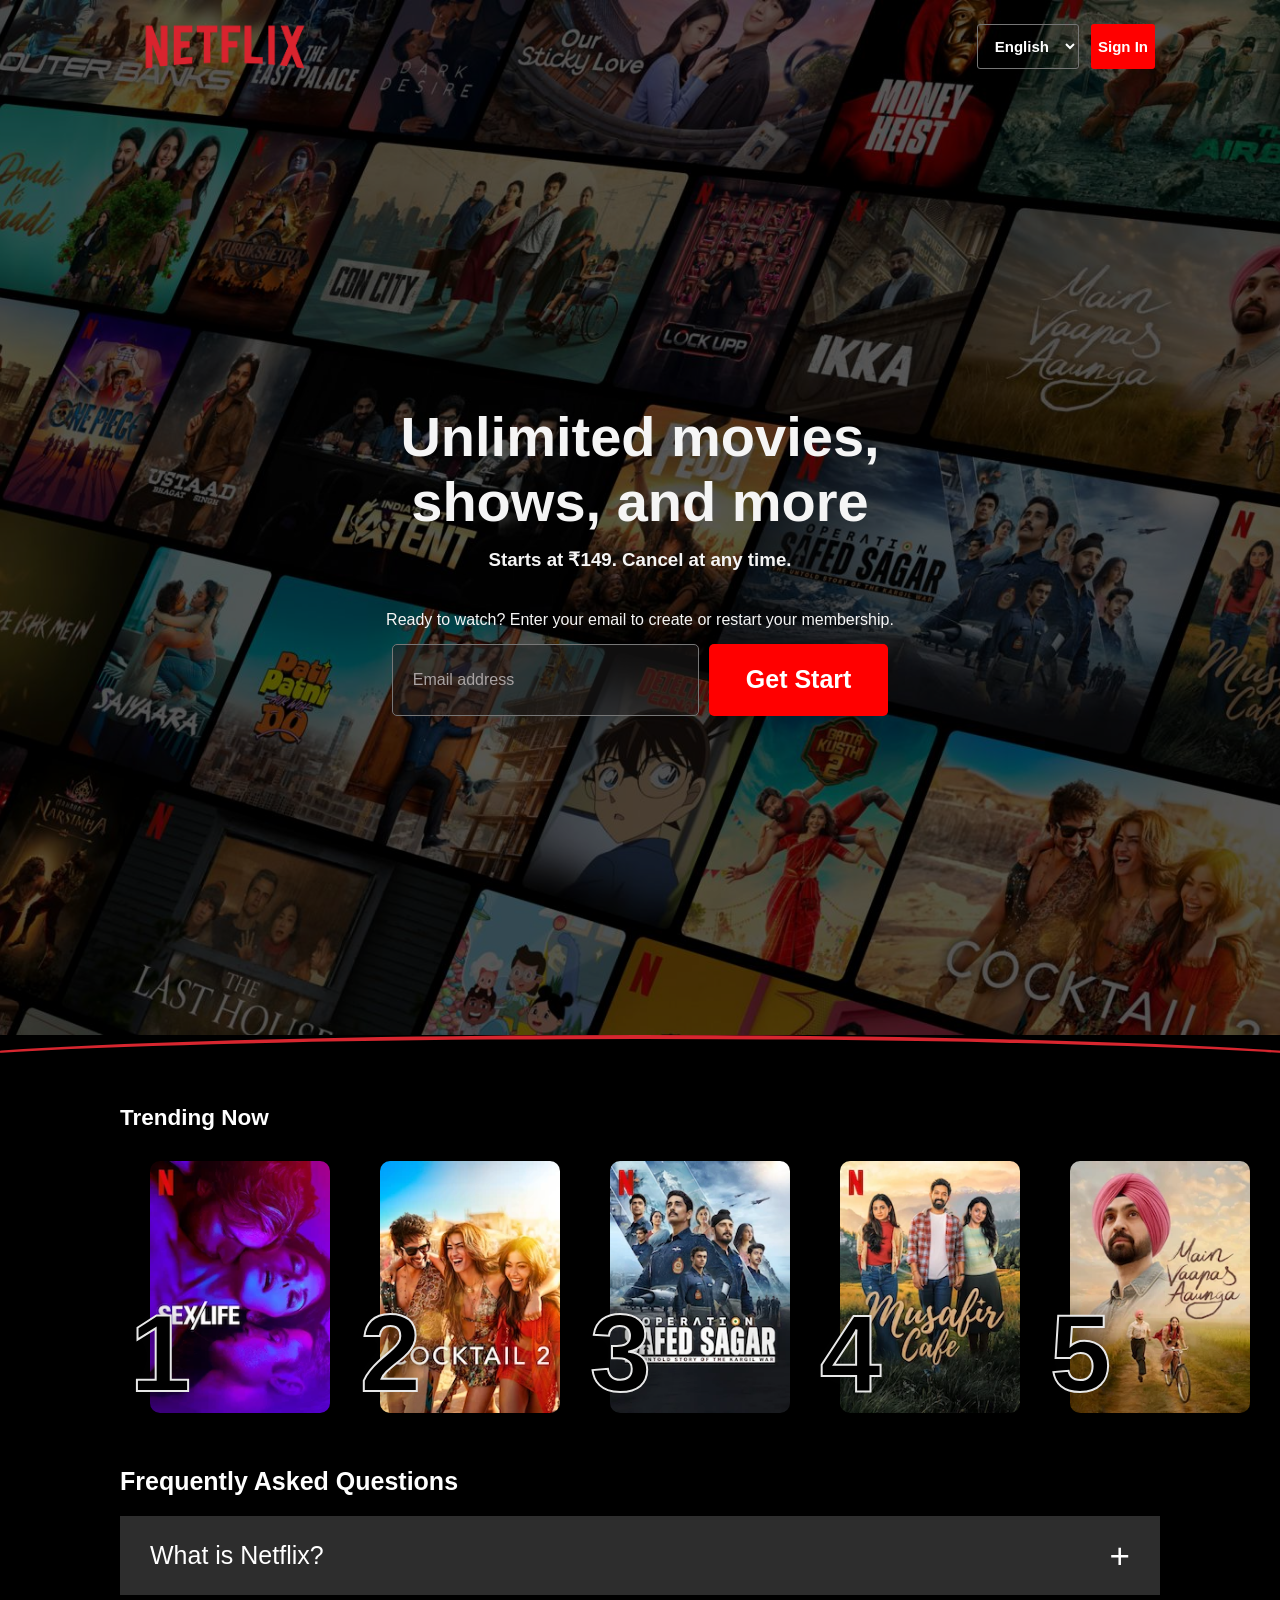
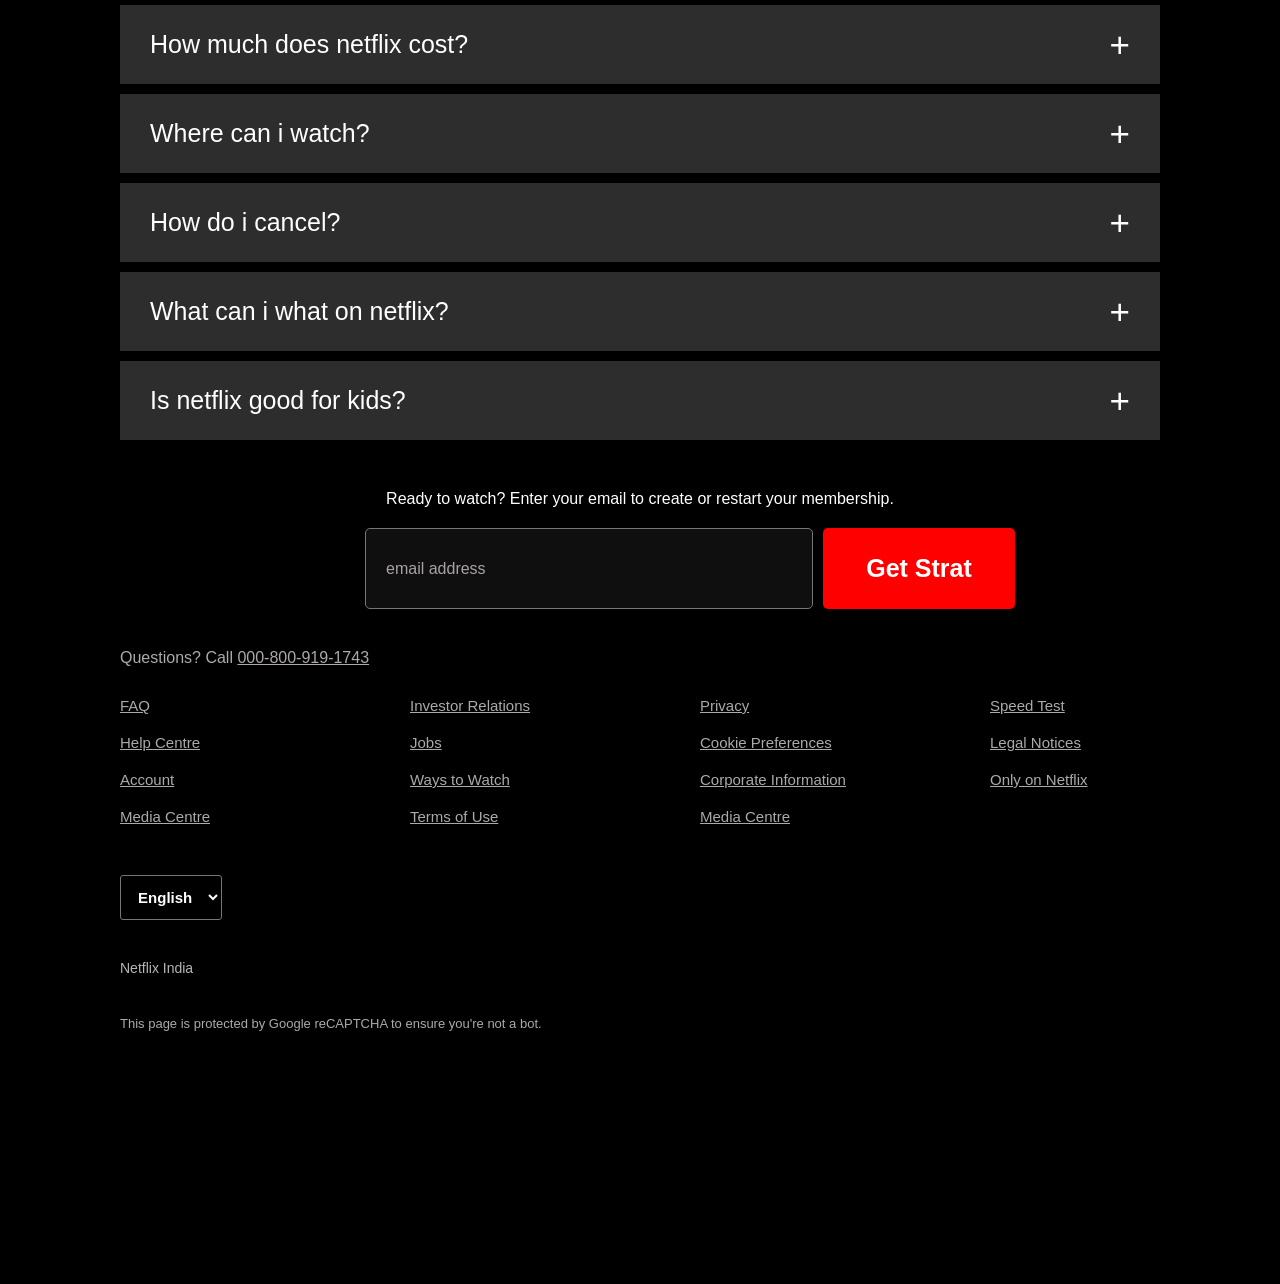
<file: clone_project/index.html>
<!DOCTYPE html>
<html lang="en">
<head>
    <meta charset="UTF-8">
    <meta name="viewport" content="width=device-width, initial-scale=1.0">
    <link rel="stylesheet" href="style.css">
    <title>Document</title>
</head>
<body>
    <header class="head">
        <nav class="navbar">
            <img src="assest/Netflix_Logo.png" alt="netflix_logo" width="200px">

            <div class="nav-right">
                <select name="language" id="language">
                    <option value="english">English</option>
                    <option value="tamil">Tamil</option>
                    <option value="hindi">Hindi</option>
                </select>
                <button>Sign In</button>
            </div>
        </nav>
        <div class="top-center">
            <div class="top-center-content">
                <h1>Unlimited movies,<br> shows, and more</h1>
                <h3>Starts at ₹149. Cancel at any time.</h3>
            </div>
            <div>
                <p>Ready to watch? Enter your email to create or restart your membership.</p>
            </div>
        </div>
        <div class="email-box">
            <input type="email" placeholder="Email address">
            <button>Get Start</button>
        </div>
    </header>
    <main>
        <div class="curveborder"></div>
        <div class="trending">
            <h2>Trending Now</h2>
        </div>
        <div class="image-trending">
            <div class="trend-card">
                <span class="number">1</span>
                <img src="assest/TOP_10/AAAABcaxAOO875GJCdVuF0m1TZ3t7bpSuHTJByPn3R_IUKqnTVM3S9XmcC4-g-Ep1TblyvtA-xEjnx4TKXkxqIX8uBSLvyp-xQUUyfntLLUhwqlyTdsAomLuue-Df9gov2xymJYy.webp" alt="trend1">
            </div>
            <div class="trend-card">
                <span class="number">2</span>
                <img src="assest/TOP_10/AAAABdASUN6RmS_9Cz6RcM4PKxYy7dodzanPKLVynf3XovDr3AcakvtDLt5PVphbOEWfopc547BO194AXv3WsY4MT8efTOi8sjiEvY8.webp" alt="trend2">
            </div>
            <div class="trend-card">
                <span class="number">3</span>
                <img src="assest/TOP_10/AAAABejSYC_DP_davWAspoYDdc5UiyuElbnN8BAPXUPNnMlaQv94EpDM7sz7W03xEvL_Zfik6GbYfm3jFSRgC_ziprEUyQPfKouLzbG9vFNtQ08fbKzKkM2vt8m6TJs_qbjpzYUz.webp" alt="trend3">
            </div>
            <div class="trend-card">
                <span class="number">4</span>
                <img src="assest/TOP_10/AAAABerq2ClNRPIEQaqVmLtb1SR3gf9NPVOHyqmAcfdlJwpJNnL5TaURY3KHjDsGDAHvZ1YJ2hm8pL0tAROFD4jOYPfJ3iHZzC6BgCO7GYr_cAMSFflVHyPhJnmHIb25TQISUf3n.webp" alt="trend4">
            </div>
            <div class="trend-card">
                <span class="number">5</span>
                <img src="assest/TOP_10/AAAABevqnI_ZIxXIbPg7e804EBWlJDu2WE9sPDLN-2r0maVzKVKijib7GQViWgcGDs4g2s1Nb-FHECqdukyTdxe_sBJ4IFjxVwdjopI.webp" alt="trend5">
            </div>
        </div>
        <div class="freq">
            <div class="freq_head">Frequently Asked Questions</div>
            <div class="freq_body">
                <details>
                    <summary>What is Netflix?</summary>
                    <p>Netflix is a streaming service that offers a wide variety of award-winning TV shows, movies, anime, documentaries and more – on thousands of internet-connected devices.<br><br>
                        You can watch as much as you want, whenever you want, without a single ad – all for one low monthly price. There's always something new to discover, and new TV shows and movies are added every week!</p>
                </details>
                <details>
                    <summary>How much does netflix cost?</summary>
                    <p>Watch Netflix on your smartphone, tablet, Smart TV, laptop, or streaming device, all for one fixed monthly fee. Plans range from ₹149 to ₹649/month.</p>
                </details>
                <details>
                    <summary>Where can i watch?</summary>
                    <p>Watch anywhere, anytime. Sign in with your Netflix account to watch instantly on the web at netflix.com from your personal computer or on any internet-connected device that offers the Netflix app, including smart TVs, smartphones, tablets, streaming media players and game consoles.<br><br>
                       You can also download your favourite shows with the iOS or Android app. Use downloads to watch while you're on the go and without an internet connection. Take Netflix with you anywhere.</p>
                </details>
                <details>
                    <summary>How do i cancel?</summary>
                    <p>Netflix is flexible. You can easily cancel your account online in two clicks. There are no cancellation fees – start or stop your account anytime.</p>
                </details>
                <details>
                    <summary>What can i what on netflix?</summary>
                    <p>Netflix has an extensive library of feature films, documentaries, shows, anime, award-winning Netflix originals, and more. Watch as much as you want, anytime you want.</p>
                </details>
                <details>
                    <summary>Is netflix good for kids?</summary>
                    <p>The Netflix Kids experience is included in your membership to give parents control while kids enjoy family-friendly TV shows and films in their own space.<br><br>
                       Kids profiles come with PIN-protected parental controls that let you restrict the maturity rating of content kids can watch and block specific titles you don’t want kids to see.</p>
                </details>
            </div>
        </div>
        <div class="above-footer">
            <p>Ready to watch? Enter your email to create or restart your membership.</p>
            <div class="footer-singin">
                <input type="email" placeholder="email address">
                <button>Get Strat</button>
            </div>
        </div>
    </main>
    <footer>
        <div class="contact">
            Questions? Call <a href="tel:+000-800-919-1743">000-800-919-1743</a>
        </div>
        <div class="footer-links">
            <div>
                <a href="#">FAQ</a>
                <a href="#">Help Centre</a>
                <a href="#">Account</a>
                <a href="#">Media Centre</a>
            </div>
            <div>
                <a href="#">Investor Relations</a>
                <a href="#">Jobs</a>
                <a href="#">Ways to Watch</a>
                <a href="#">Terms of Use</a>
            </div>
            <div>
                <a href="#">Privacy</a>
                <a href="#">Cookie Preferences</a>
                <a href="#">Corporate Information</a>
                <a href="#">Media Centre</a>
            </div>
            <div>
                <a href="#">Speed Test</a>
                <a href="#">Legal Notices</a>
                <a href="#">Only on Netflix</a>
                <!-- <a href="#">Media Centre</a> -->
            </div>
        </div>
        <div class="lang-sele">
            <select name="language" id="language">
                    <option value="english">English</option>
                    <option value="tamil">Tamil</option>
                    <option value="hindi">Hindi</option>
            </select>
            <h5>Netflix India</h5>
            <p>This page is protected by Google reCAPTCHA to ensure you're not a bot.</p>
        </div>
    </footer>

</body>
</html>
</file>
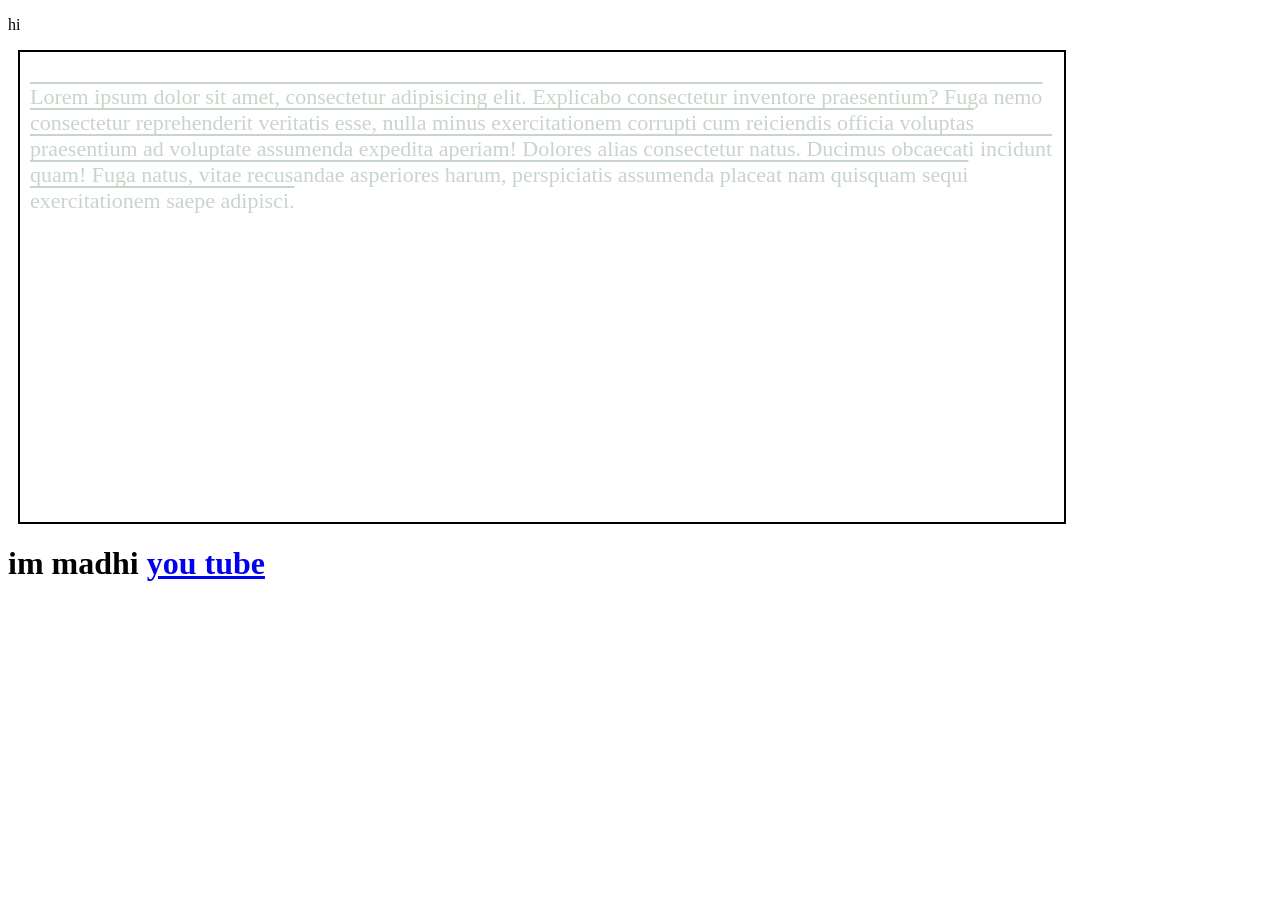
<file: day-1/day1.html>
<!DOCTYPE html>
<html lang="en">
<head>
    <meta charset="UTF-8">
    <meta name="viewport" content="width=device-width, initial-scale=1.0">
    <link rel="stylesheet" href="style.css">
    <title>Document</title>
</head>
<body>
    <p>hi</p>
    <div class="div1">
        <p>Lorem ipsum dolor sit amet, consectetur adipisicing elit. Explicabo consectetur inventore praesentium? Fuga nemo consectetur reprehenderit veritatis esse, nulla minus exercitationem corrupti cum reiciendis officia voluptas praesentium ad voluptate assumenda expedita aperiam! Dolores alias consectetur natus. Ducimus obcaecati incidunt quam! Fuga natus, vitae recusandae asperiores harum, perspiciatis assumenda placeat nam quisquam sequi exercitationem saepe adipisci.</p>
        
    </div> 
    
    <h1>im madhi <a href="https://www.youtube.com/" target="_blank">you tube</a></h1>
</body>
</html>
</file>
<file: clone_project/style.css>
* {
    margin: 0;
    padding: 0;
    box-sizing: border-box;
}

.head{
    position: relative;
    background-image: url(assest/Netflix_BG.jpg);
    background-size: cover;
    background-repeat: no-repeat;
    background-position: center;
    min-height: 115vh;
}

.head::before {
    content: "";
    position: absolute;
    inset: 0;

    background: rgba(0, 0, 0, 0.55);
    z-index: 0;
}

.navbar,
.top-center,.email-box {
    position: relative;
    z-index: 1;
}

.navbar{
    display: flex;
    align-items: center;
    justify-content: space-between;
    padding: 5px 125px;
    margin-bottom: 30vh;
}
.nav-right {
    display: flex;
    align-items: center;
    justify-content: center;
    gap: 12px;
    
}
.nav-right select{
    background:none;
    color: white;
    width: 8vw;
    height: 5vh;
    font-weight: 700;
    font-size: 15px;
    text-align: center;
    border-radius: 3px;
}

.nav-right button{
    background:red;
    border: none;
    color: white;
    width: 5vw;
    height: 5vh;
    font-weight: 700;
    font-size: 15px;
    text-align: center;
    border-radius: 3px;
}

.top-center{
    display: flex;
    flex-direction: column;
    justify-content: center;
    align-items: center;
}
.top-center-content{
    font-family: Arial, sans-serif;
    color: whitesmoke;
    padding: 40px;
    justify-content: center;
}

.top-center h1{
    display: flex;
    justify-content: center;
    text-align: center;
    font-weight: 800;
    font-size: 56px;
    margin-bottom: 15px;
}

.top-center h3{
    font-family: "Inter", sans-serif;
    font-weight: 700;
    display: flex;
    justify-content: center;
}

.top-center div p{
    font-family: "Inter", sans-serif;
    font-weight: 400;
    justify-content: center;
    color: whitesmoke;
}

.email-box{
    display: flex;
    justify-content: center;
    gap: 10px;
    margin-top: 15px;
}

.email-box input{
    width: 24vw;
    height: 8vh;
    padding-left: 10px;
    background: rgba(32, 31, 31,0.5);
    border: 1px solid #777;
    outline: white;
    color: white;
    font-size: 16px;
    border-radius: 5px;
    padding-left: 20px;
}

input::placeholder {
    color: rgb(169, 163, 163);
    font-weight: 450;
}

.email-box button{
    color: white;
    background-color: red;
    border: none;
    outline: none;
    width: 14vw;
    border-radius: 5px;
    font-size: 25px;
    font-weight: 700;
}

main {
    background-color: black;
    /* min-height: 250vh; */
    
    height: auto;
}
body {
    overflow-x: hidden;
}
.curveborder {
    width: 120%;
    height: 70px;
    margin-left: -10%;

    background-color: black;

    border-top: 4px solid #d7262f;
    border-radius: 50% 50% 0 0;
}

.trending {
    font-family: Arial, sans-serif;
    margin-left: 120px;
    font-size: 15px;
    color: white;
    font-weight: 500;
}

.image-trending {
    display: flex;
    margin-top: 30px;
    margin-left: 150px;
    gap: 5px;
}

.trend-card {
    position: relative;
    width: 225px;
    flex-shrink: 0;
}

.trend-card img {
    width: 180px;
    height: 252px;
    object-fit: cover;
    border-radius: 10px;
}

.number {
    position: absolute;

    left: -20px;
    bottom: 20px;
    font-family: Arial, sans-serif;
    font-size: 110px;
    line-height: 0.8;
    font-weight: 700;

    color: #000000;

    -webkit-text-stroke: 2px rgb(232, 232, 232);

    text-shadow: 0 0 24px rgba(8, 8, 8, 0.5);
}

.freq{
    color: white;
    margin: 50px 120px;
}
.freq_head{
    font-family: Arial, sans-serif;
    font-weight: 700;
    font-size: 25px;
}

.freq_body{
    font-family: Arial, sans-serif;
    background-color: #000000;
    /* height: 10vh; */
    justify-content: center;
    align-content: center;
    font-size: 25px;
    margin-top: 20px;
    
}

.freq_body summary {
    position: relative;
    list-style: none;
    cursor: pointer;

    background-color: #2d2d2d;
    padding: 25px 30px;

    font-family: Arial, sans-serif;
    font-size: 25px;
    font-weight: 400;
    
}

.freq_body details + details {
    
    margin-top: 10px;
}

.freq_body summary::-webkit-details-marker {
    display: none;
}

.freq_body details p {
    background-color: #2d2d2d;
    border-top: 1px solid black;

    padding: 30px;

    font-family: Arial, sans-serif;
    font-size: 23px;
    line-height: 1.4;
}

.freq_body summary::after {
    content: "+";
    position: absolute;
    right: 30px;
    top: 50%;
    transform: translateY(-50%);

    font-size: 35px;
    font-weight: 100;
}



.above-footer p{
    color: white;
    font-family: Arial, sans-serif;
    text-align: center;
    margin-bottom: 20px;
}

.footer-singin{
    display: flex;
    justify-content: center;
    align-items: center;
    text-align: center;
    gap: 10px;
}

.above-footer input{
    width: 35vw;
    height: 9vh;
    background: rgba(32, 31, 31,0.5);
    border: 1px solid #777;
    outline: white;
    color: white;
    font-size: 16px;
    border-radius: 5px;
    padding-left: 20px;
    margin-left: 100px;
}

.above-footer button{
    color: white;
    background-color: red;
    border: none;
    outline: none;
    width: 15vw;
    height: 9vh;
    border-radius: 5px;
    font-size: 25px;
    font-weight: 700;
}

footer{
    padding-top: 40px;
    background-color: black;
    min-height: 75vh;
    height: auto;
    padding-left: 120px;
}

.contact{
    color: rgb(175, 169, 169);
    font-family: Arial, sans-serif;
    margin-bottom: 30px;
}
.contact a{
    color: rgb(175, 169, 169);
    font-family: Arial, sans-serif;
}
.footer-links div {
    display: flex;
    flex-direction: column;
    gap: 20px;
}
.footer-links{
    
    display: grid;
    grid-template-columns: repeat(4, 1fr);
}
.footer-links a {
    font-family: Arial, sans-serif;
    color: #aaa;
    font-size: 15px;
    font-weight: 500;
}
.lang-sele{
margin-top: 50px;
}
.lang-sele select{
    background:none;
    color: white;
    width: 8vw;
    height: 5vh;
    font-weight: 700;
    font-size: 15px;
    text-align: center;
    border-radius: 3px;
}
.lang-sele h5{
    margin-top: 40px;
    font-family: Arial, sans-serif;
    color: #b7b6b6;
    font-weight: 500;
    font-size: 14px;
}
.lang-sele p{
    margin-top: 40px;
    font-family: Arial, sans-serif;
    color: #aaa;
    font-weight: 500;
    font-size: 13px;
}
</file>
<file: day-1/style.css>
.div1{
    /* box-sizing: border-box; */
    /* background-color: aqua; */
    width:80vw;
    height: 50vh;
    background-repeat: no-repeat;
    font-size: 22px;
    color: rgb(201, 212, 203);
    border:  solid black 2px;
    text-decoration: overline;
    background-image: url(https://images-wixmp-ed30a86b8c4ca887773594c2.wixmp.com/f/cdef3f67-55ce-4985-a5bb-d009bc472709/d2s7t5f-f17d6352-5b4c-4922-a8ea-29017db2e667.jpg/v1/fit/w_828,h_466,q_70,strp/green_is_serene___desktop_by_ancientsummoner_d2s7t5f-414w-2x.jpg?token=eyJ0eXAiOiJKV1QiLCJhbGciOiJIUzI1NiJ9.[base64].uzL85aUvm_Ef4xAdEl0A4KBBf1hdohYk_zvTKM8uwb4);
    margin: 10px;
    padding: 10px;
}
</file>
